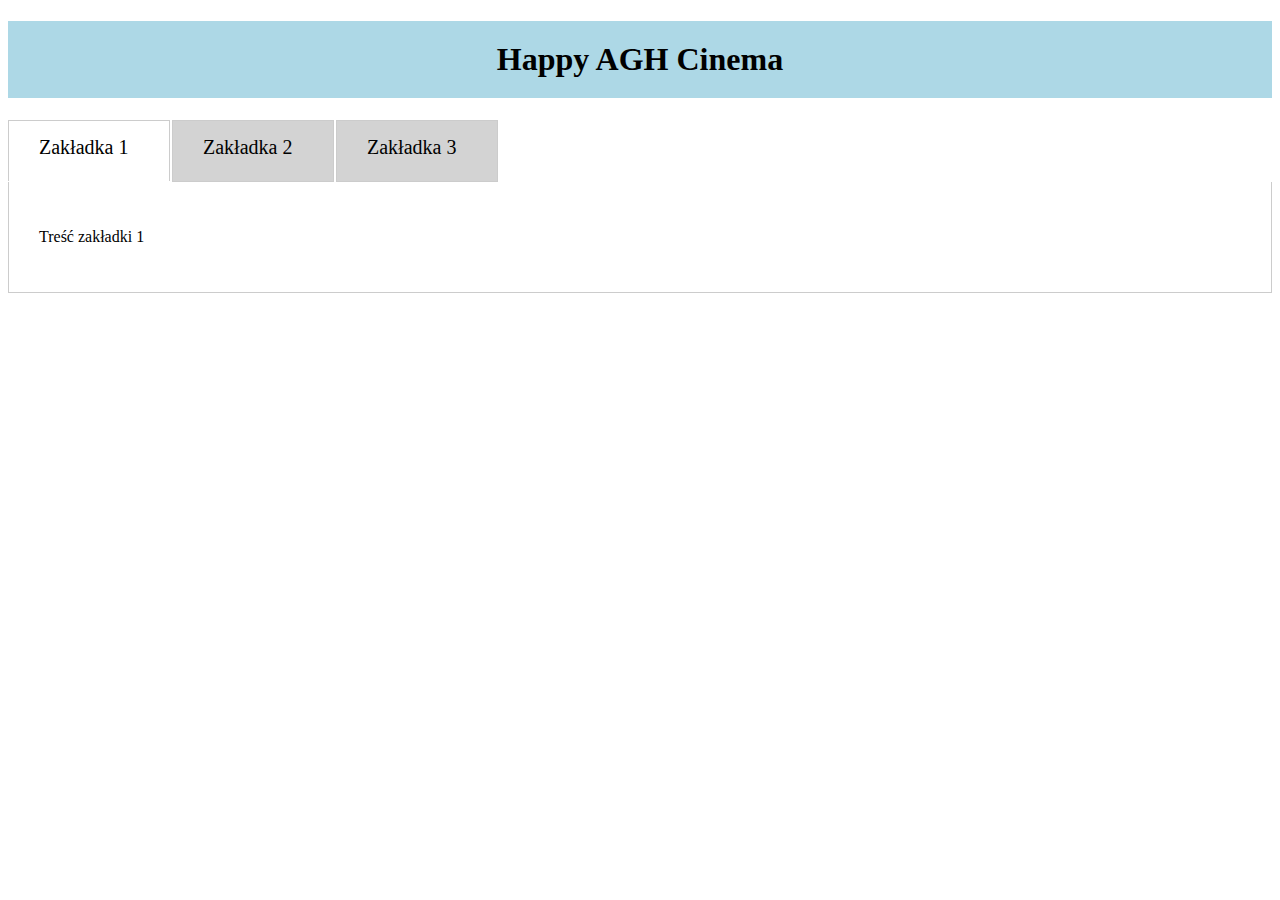
<file: frontend/admin.html>
<!DOCTYPE html>
<html lang="pl">
<head>
  <meta charset="UTF-8">
  <title>Cinema</title>
  <style>
    .tabs {
      display: flex;
      cursor: pointer;
    }

    .tab {
      font-size: 20px;
      padding: 15px 30px;
      width: 100px;
      height: 30px;
      background: lightgray;
      border: 1px solid #ccc;
      margin-right: 2px;
    }

    .tab-content {
      display: none;
      padding: 30px;
      border: 1px solid #ccc;
      border-top: none;
    }

    .active-tab {
      background: white;
      border-bottom: none;
    }

    .active-content {
      display: block;
    }
  </style>
</head>
<body>
  <h1 style="text-align: center; padding: 20px; background-color: lightblue;">Happy AGH Cinema</h1>

<div class="tabs">
  <div class="tab active-tab" onclick="openTab(event, 'tab1')">Zakładka 1</div>
  <div class="tab" onclick="openTab(event, 'tab2')">Zakładka 2</div>
  <div class="tab" onclick="openTab(event, 'tab3')">Zakładka 3</div>
</div>

<div id="tab1" class="tab-content active-content">
  <p>Treść zakładki 1</p>
</div>
<div id="tab2" class="tab-content">
  <p>Treść zakładki 2</p>
</div>
<div id="tab3" class="tab-content">
  <p>Treść zakładki 3</p>
</div>

<script>
  function openTab(evt, tabId) {
    const tabs = document.querySelectorAll('.tab');
    const contents = document.querySelectorAll('.tab-content');

    tabs.forEach(tab => tab.classList.remove('active-tab'));
    contents.forEach(content => content.classList.remove('active-content'));

    evt.currentTarget.classList.add('active-tab');
    document.getElementById(tabId).classList.add('active-content');
  }
</script>

</body>
</html>
</file>
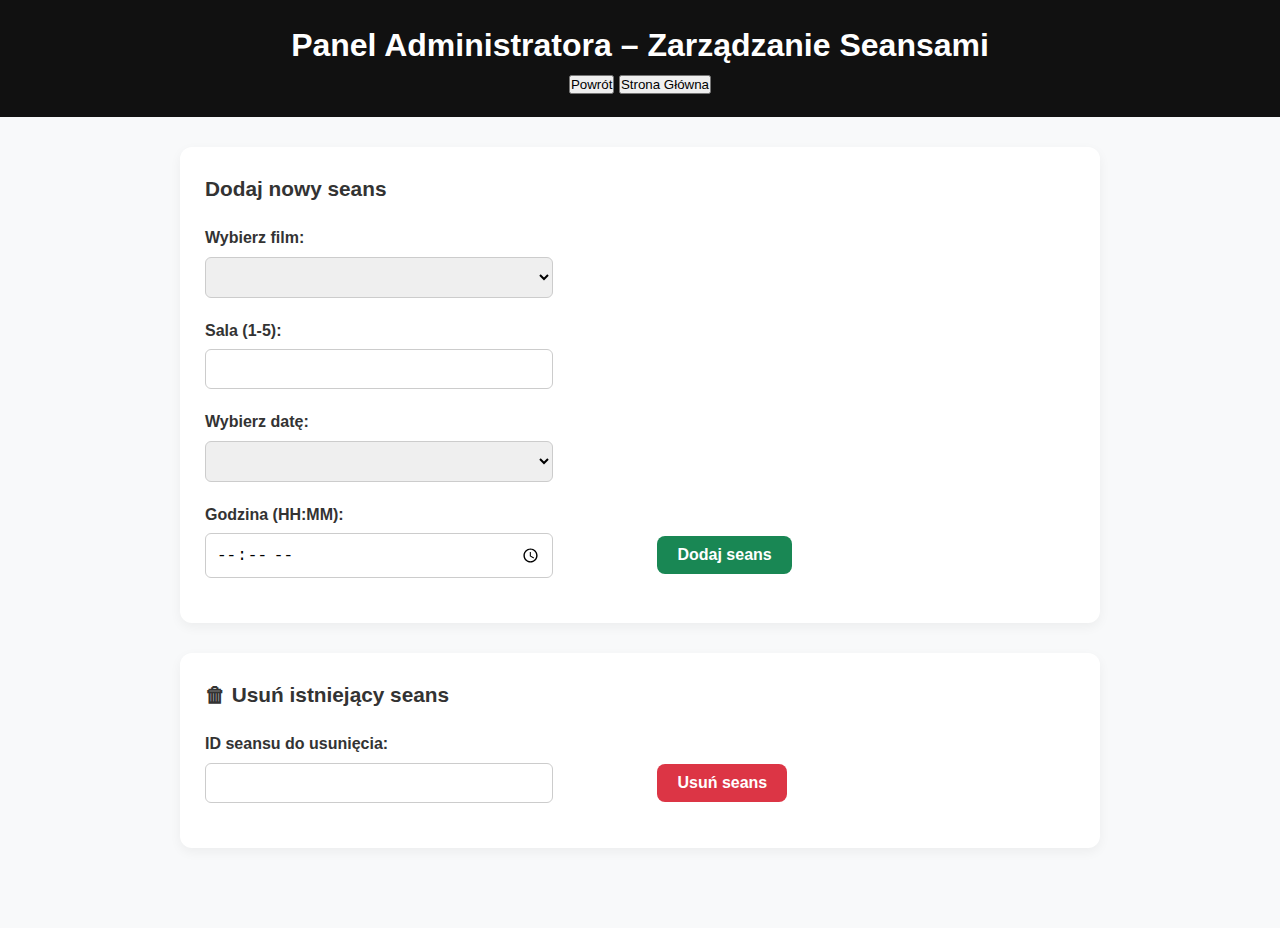
<file: frontend/admin_page.html>
<!DOCTYPE html>
<html lang="pl">
<head>
    <meta charset="UTF-8">
    <title>Panel Administratora</title>
    <meta name="viewport" content="width=device-width, initial-scale=1.0" />
    <link rel="stylesheet" href="stylesheet.css" />
    <link rel="stylesheet" href="admin_page.css" />
    <script defer src="admin_page.js"></script>
    <script defer src="main.js"></script>
</head>
<body>
    <header>
        <div class="navbar">
            <h1>Panel Administratora – Zarządzanie Seansami</h1>
            <span id="userDisplay"></span>
        </div>
        <button id="backButton" class="panel-btn">Powrót</button>
        <button id="homeButton" class="panel-btn">Strona Główna</button>
    </header>

    <main>
    <section class="panel-card">
        <h2>Dodaj nowy seans</h2>
        <form id="add-showing-form">
            <label for="movie-select">Wybierz film:</label>
            <select id="movie-select" required></select>

            <label for="hall-input">Sala (1-5):</label>
            <input type="number" id="hall-input" min="1" max="5" required />

            <label for="date-select">Wybierz datę:</label>
            <select id="date-select" required></select>

            <label for="hour-input">Godzina (HH:MM):</label>
            <input type="time" id="hour-input" required />

            <button type="submit" class="btn btn-primary">Dodaj seans</button>
        </form>
    </section>

    <section class="panel-card">
        <h2>🗑 Usuń istniejący seans</h2>
        <form id="delete-showing-form">
            <label for="delete-id-input">ID seansu do usunięcia:</label>
            <input type="number" id="delete-id-input" required />
            <button type="submit" class="btn btn-danger">Usuń seans</button>
        </form>
    </section>
  </main>
</body>
</html>
</file>
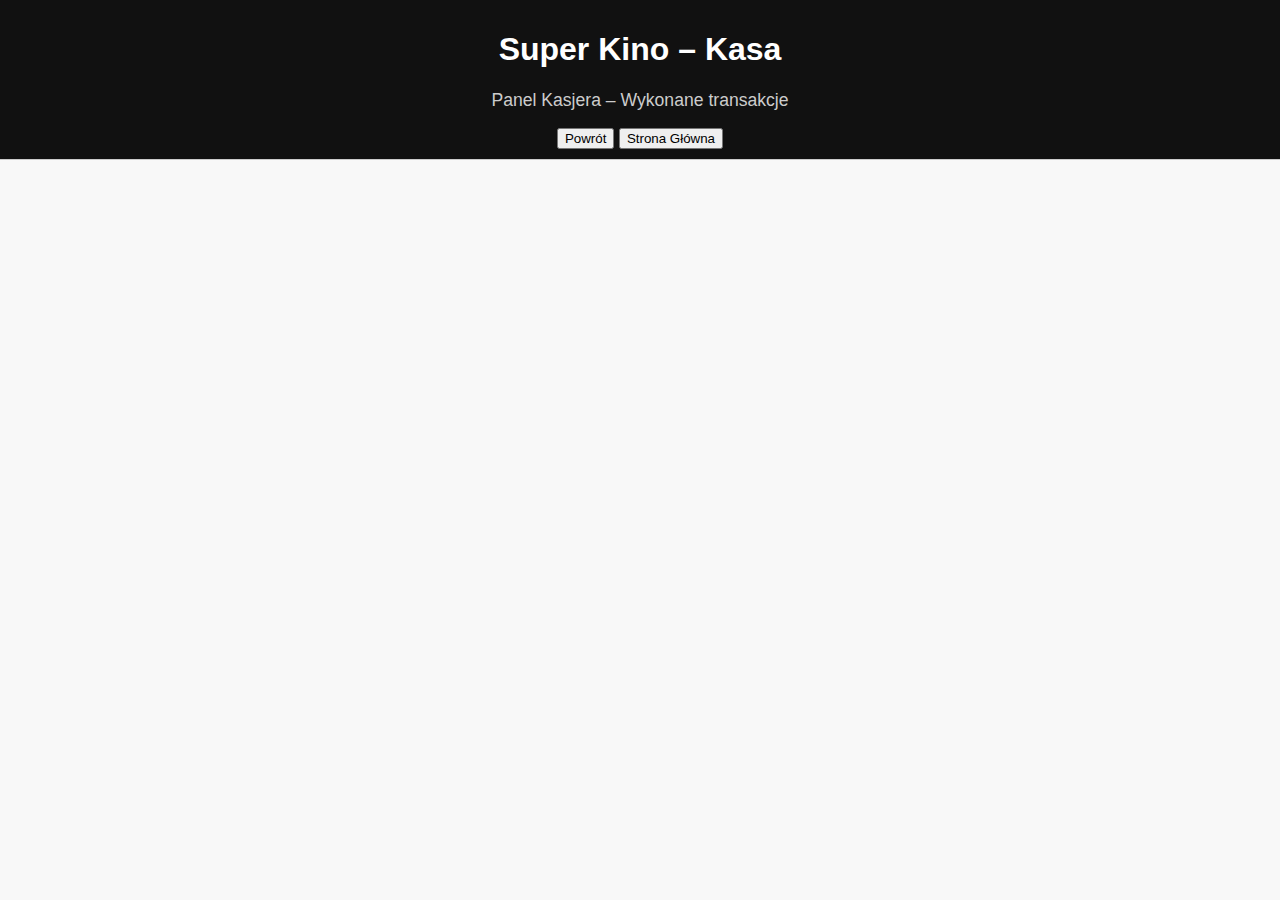
<file: frontend/cashier.html>
<!DOCTYPE html>
<html lang="pl">
<head>
    <meta charset="UTF-8" />
    <meta name="viewport" content="width=device-width, initial-scale=1.0"/>
    <title>Kasa – Super Kino</title>
    <link rel="stylesheet" href="stylesheet.css"/>
    <script defer src="cashier.js"></script>
    <script defer src="main.js"></script>
    <style>
    header {
      position: sticky;
      top: 0;
      z-index: 1000;
      border-bottom: 1px solid #ccc;
      padding: 10px 0;
    }
    </style>
</head>
<body>
    <header>
        <div class="navbar">
            <h1>Super Kino – Kasa</h1>
            <span id="userDisplay"></span>
        </div>
        <p class="date">Panel Kasjera – Wykonane transakcje</p>
        <button id="backButton" class="panel-btn">Powrót</button>
        <button id="homeButton" class="panel-btn">Strona Główna</button>
    </header>

    <main>
        <div id="transactions-container"></div>
        <div style="margin-top: 20px;">
        </div>
    </main>
</body>
</html>
</file>
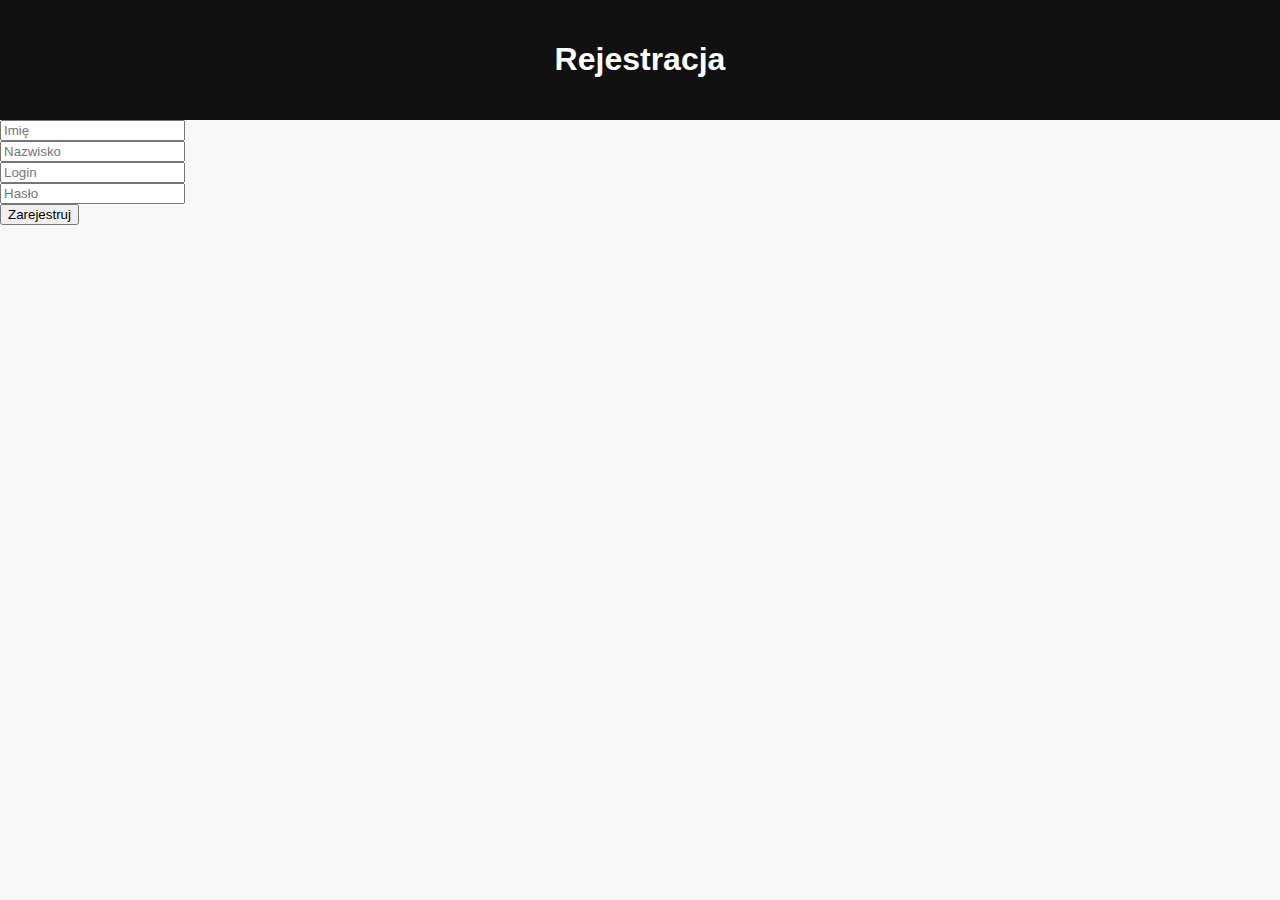
<file: frontend/register.html>
<!DOCTYPE html>
<html lang="pl">
<head>
  <meta charset="UTF-8" />
  <meta name="viewport" content="width=device-width, initial-scale=1.0"/>
  <title>Rejestracja</title>
  <link rel="stylesheet" href="stylesheet.css" />
  <script defer src="register.js"></script>
</head>
<body>
  <header><h1>Rejestracja</h1></header>
  <main>
    <div class="confirmation_window">
      <form id="registerForm">
        <input type="text" placeholder="Imię" id="first_name" required /><br/>
        <input type="text" placeholder="Nazwisko" id="last_name" required /><br/>
        <input type="text" placeholder="Login" id="login" required /><br/>
        <input type="password" placeholder="Hasło" id="password" required /><br/>
        <button type="submit">Zarejestruj</button>
      </form>
    </div>
  </main>
</body>
</html>
</file>
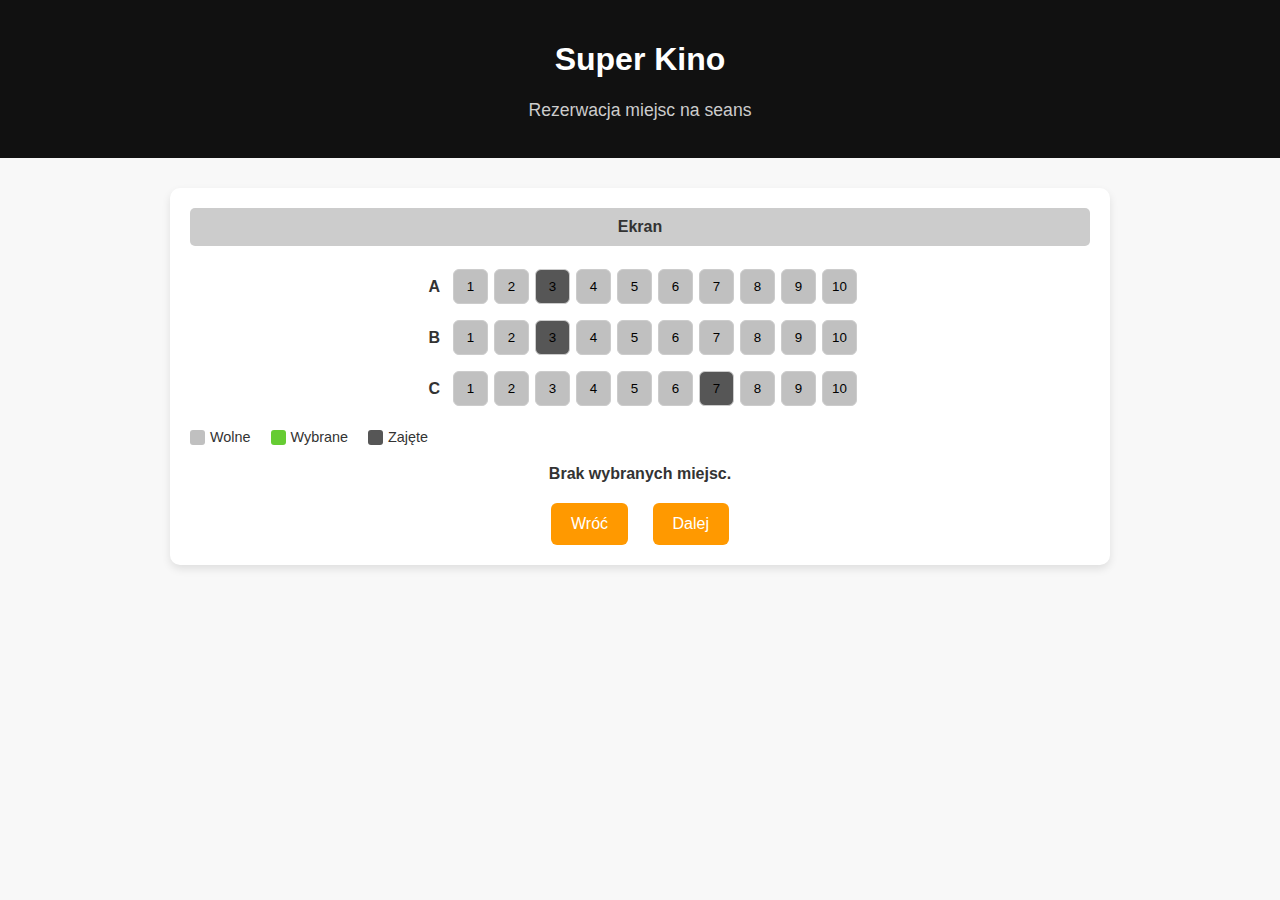
<file: frontend/reservation.html>
<!DOCTYPE html>
<html lang="en">
<head>
    <meta charset="UTF-8">
    <meta name="viewport" content="width=device-width, initial-scale=1.0">
    <title>Reservation</title>
    <link rel="stylesheet" href="stylesheet.css">
    <script src="main.js"></script>
    <script>
        document.addEventListener("DOMContentLoaded", () => {
            const params = new URLSearchParams(window.location.search);
            const film = params.get("film");
            const time = params.get("time");
            const date = params.get("date") || "Nieznana data";
            const headerDate = document.querySelector(".date");

            if (film && headerDate) {
                headerDate.textContent = `Rezerwacja miejsc na seans: ${film} | ${date}, godz. ${time}`;
            }

            const seats = document.querySelectorAll(".seat:not(.occupied)");

            seats.forEach(seat => {
                seat.addEventListener("click", () => {
                seat.classList.toggle("selected");
                updateSelectionInfo();
                });
            });

            function updateSelectionInfo() {
                const selectedSeats = document.querySelectorAll(".seat.selected");
                const seatIds = Array.from(selectedSeats).map(seat => seat.id);
                document.querySelector("#selected-seats").textContent = seatIds.length > 0 
                ? `Wybrane miejsca: ${seatIds.join(", ")}`
                : "Brak wybranych miejsc.";
            }
    });
      </script>
</head>
<body>
    <header>
      <h1>Super Kino</h1>
      <p class="date">Rezerwacja miejsc na seans</p>
    </header>
  
    <main class="seating-layout">
      <div class="screen">Ekran</div>
      <div class="seats">
        <!-- Rzędy A - B, po 10 miejsc w każdym -->
        <div class="row" id="row-A">
          <span class="row-label">A</span>
          <button class="seat" id="A1">1</button>
          <button class="seat" id="A2">2</button>
          <button class="seat occupied" id="A3">3</button>
          <button class="seat" id="A4">4</button>
          <button class="seat" id="A5">5</button>
          <button class="seat" id="A6">6</button>
          <button class="seat" id="A7">7</button>
          <button class="seat" id="A8">8</button>
          <button class="seat" id="A9">9</button>
          <button class="seat" id="A10">10</button>
        </div>
        <div class="row" id="row-B">
          <span class="row-label">B</span>
          <button class="seat" id="B1">1</button>
          <button class="seat" id="B2">2</button>
          <button class="seat occupied" id="B3">3</button>
          <button class="seat" id="B4">4</button>
          <button class="seat" id="B5">5</button>
          <button class="seat" id="B6">6</button>
          <button class="seat" id="B7">7</button>
          <button class="seat" id="B8">8</button>
          <button class="seat" id="B9">9</button>
          <button class="seat" id="B10">10</button>
        </div>
        <div class="row" id="row-C">
            <span class="row-label">C</span>
            <button class="seat" id="C1">1</button>
            <button class="seat" id="C2">2</button>
            <button class="seat" id="C3">3</button>
            <button class="seat" id="C4">4</button>
            <button class="seat" id="C5">5</button>
            <button class="seat" id="C6">6</button>
            <button class="seat occupied" id="C7">7</button>
            <button class="seat" id="C8">8</button>
            <button class="seat" id="C9">9</button>
            <button class="seat" id="C10">10</button>
          </div>
      </div>

      <div class="legend">
        <div class="legend-item"><div class="legend-color available"></div> Wolne</div>
        <div class="legend-item"><div class="legend-color selected"></div> Wybrane</div>
        <div class="legend-item"><div class="legend-color occupied"></div> Zajęte</div>
      </div>

      <div id="selected-seats" style="margin-top: 20px; font-weight: bold;">Brak wybranych miejsc.</div>
      
      <div class="navigation-buttons">
        <button class="nav-button" onclick="window.location.href='home.html'">Wróć</button>
        <button class="nav-button" id="dalejBtn" onclick="alert('Przechodzimy dalej...')">Dalej</button>
      </div>
    </main>
  </body>
</html>
</file>
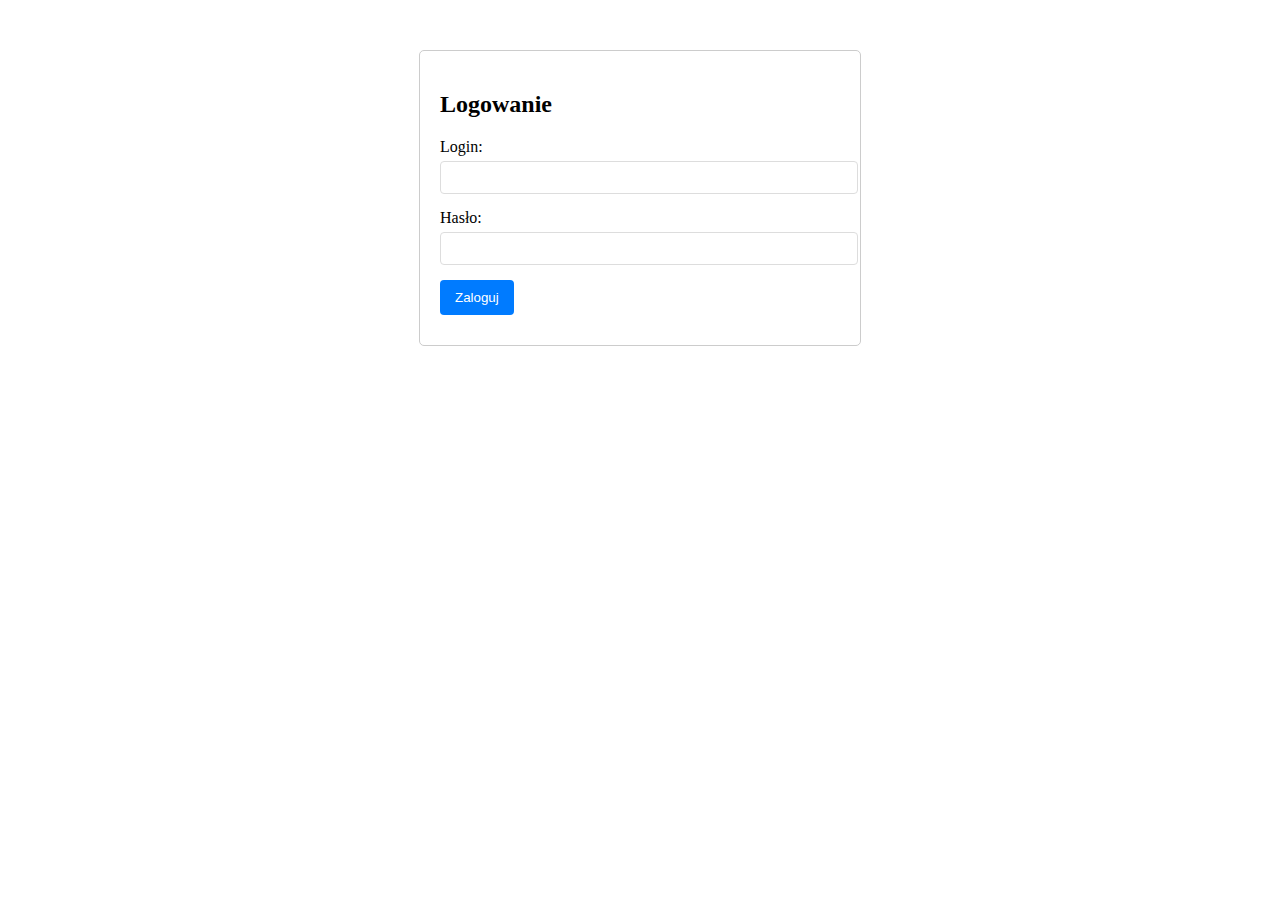
<file: frontend/test.html>
<!DOCTYPE html>
<html lang="pl">
<head>
    <meta charset="UTF-8">
    <meta name="viewport" content="width=device-width, initial-scale=1.0">
    <title>System logowania</title>
    <style>
        .container {
            max-width: 400px;
            margin: 50px auto;
            padding: 20px;
            border: 1px solid #ccc;
            border-radius: 5px;
        }
        .form-group {
            margin-bottom: 15px;
        }
        label {
            display: block;
            margin-bottom: 5px;
        }
        input {
            width: 100%;
            padding: 8px;
            border: 1px solid #ddd;
            border-radius: 4px;
        }
        button {
            background-color: #007bff;
            color: white;
            padding: 10px 15px;
            border: none;
            border-radius: 4px;
            cursor: pointer;
        }
        button:hover {
            background-color: #0056b3;
        }
        .error {
            color: red;
            margin-top: 10px;
        }
    </style>
</head>
<body>
    <div class="container">
        <h2>Logowanie</h2>
        <form id="loginForm">
            <div class="form-group">
                <label for="username">Login:</label>
                <input type="text" id="username" name="username" required>
            </div>
            <div class="form-group">
                <label for="password">Hasło:</label>
                <input type="password" id="password" name="password" required>
            </div>
            <button type="submit">Zaloguj</button>
        </form>
        <div id="error" class="error"></div>
    </div>

    <script>
        document.getElementById('loginForm').addEventListener('submit', async (e) => {
            e.preventDefault();

            const username = document.getElementById('username').value;
            const password = document.getElementById('password').value;
            const errorDiv = document.getElementById('error');

            try {
                const response = await fetch('http://localhost:8000/auth/token', {
                    method: 'POST',
                    headers: {
                        'Content-Type': 'application/x-www-form-urlencoded',
                    },
                    body: new URLSearchParams({
                        username: username,
                        password: password
                    })
                });


                const data = await response.json();

                if (response.ok) {
                    // Zapisz token w localStorage
                    localStorage.setItem('access_token', data.access_token);
                    errorDiv.textContent = 'Zalogowano pomyślnie!';
                    errorDiv.style.color = 'green';
                    // Przekierowanie po udanym logowaniu
                    // window.location.href = '/dashboard.html';
                } else {
                    errorDiv.textContent = data.detail || 'Błąd logowania';
                }
            } catch (error) {
                errorDiv.textContent = 'Wystąpił błąd podczas logowania';
                console.error('Błąd:', error);
            }
        });
    </script>
</body>
</html>
</file>
<file: frontend/stylesheet.css>
body {
    font-family: Arial, sans-serif;
    margin: 0;
    padding: 0;
    background: #f8f8f8;
    color: #333;
  }
  
  header {
    background: #111;
    color: white;
    padding: 20px;
    text-align: center;
  }
  
  header .date {
    font-size: 1.1em;
    color: #ccc;
  }
  
  /* Repertuar */
  .films {
    display: flex;
    flex-direction: column;
    gap: 20px;
    padding: 20px;
    max-width: 900px;
    margin: auto;
  }
  
  .film {
    display: flex;
    gap: 20px;
    background: white;
    padding: 15px;
    border-radius: 10px;
    box-shadow: 0 4px 8px rgba(0,0,0,0.1);
    align-items: center;
  }
  
  .film img {
    width: 150px;
    height: 220px;
    object-fit: cover;
    border-radius: 8px;
  }
  
  .info {
    flex-grow: 1;
  }
  
  .info h2 {
    margin-top: 0;
    font-size: 1.4em;
  }
  
  .showtimes {
    margin-top: 10px;
  }
  
  .showtimes button {
    background: #f90;
    border: none;
    color: white;
    padding: 10px 15px;
    margin: 5px 5px 0 0;
    border-radius: 6px;
    cursor: pointer;
    font-size: 1em;
    transition: background 0.3s;
  }
  
  .showtimes button:hover {
    background: #d87c00;
  }
  
  /* Rezerwacja miejsc */
  .seating-layout {
    max-width: 900px;
    margin: 30px auto;
    padding: 20px;
    background: white;
    border-radius: 10px;
    box-shadow: 0 4px 8px rgba(0,0,0,0.1);
    text-align: center;
  }
  
  .screen {
    background: #ccc;
    color: #333;
    padding: 10px;
    margin-bottom: 20px;
    font-weight: bold;
    border-radius: 5px;
  }
  
  .seats {
    display: flex;
    flex-direction: column;
    align-items: center;
    gap: 10px;
    margin-bottom: 20px;
  }
  
  .row {
    display: flex;
    align-items: center;
  }
  
  .row-label {
    width: 20px;
    text-align: right;
    margin-right: 10px;
    font-weight: bold;
  }
  
  .seat {
    width: 35px;
    height: 35px;
    margin: 3px;
    border-radius: 6px;
    border: 1px solid #ccc;
    background-color: #c0c0c0;
    cursor: pointer;
    transition: background-color 0.3s;
  }
  
  .seat:hover {
    background-color: #c0c0c0;
  }
  
  .seat.selected {
    background-color: #6c3;
    border-color: #4a2;
  }
  
  .seat.occupied {
    background-color: #565656;
    cursor: not-allowed;
    pointer-events: none;
  }
  
  .navigation-buttons {
    margin-top: 20px;
  }
  
  .nav-button {
    background: #f90;
    border: none;
    color: white;
    padding: 12px 20px;
    margin: 0 10px;
    border-radius: 6px;
    font-size: 1em;
    cursor: pointer;
    transition: background 0.3s;
  }
  
  .nav-button:hover {
    background: #d87c00;
  }

  .day-buttons {
    display: flex;
    gap: 10px;
    margin: 10px 0;
  }
  .day-button {
    padding: 8px 12px;
    border: none;
    background-color: #eee;
    cursor: pointer;
    font-weight: bold;
    border-radius: 5px;
  }
  .day-button.active {
    background-color: #ff6600;
    color: white;
  }

  .legend {
    display: flex;
    gap: 20px;
    margin-bottom: 20px;
    font-size: 0.9rem;
  }
  .legend-item {
    display: flex;
    align-items: center;
    gap: 5px;
  }
  .legend-color {
    width: 15px;
    height: 15px;
    border-radius: 3px;
  }
  .available { background-color: #c0c0c0; }
  .selected { background-color: #6c3; }
  .occupied { background-color: #565656; }
</file>
<file: frontend/admin_page.css>
* {
  margin: 0;
  padding: 0;
  box-sizing: border-box;
}
body {
  font-family: 'Segoe UI', sans-serif;
  background-color: #f8f9fa;
  color: #333;
  line-height: 1.6;
  padding-bottom: 50px;
}

/* Sticky Header */
.sticky-header {
  position: sticky;
  top: 0;
  background-color: #212529;
  color: #fff;
  padding: 20px;
  z-index: 1000;
  box-shadow: 0 2px 8px rgba(0,0,0,0.2);
}
.header-container {
  max-width: 960px;
  margin: auto;
}
.header-container h1 {
  font-size: 1.8rem;
  margin-bottom: 5px;
}
.header-container p {
  font-size: 1rem;
  color: #adb5bd;
}

/* Panel formularzy */
main {
  max-width: 960px;
  margin: 30px auto;
  padding: 0 20px;
}

.panel-card {
  background: #ffffff;
  border-radius: 12px;
  padding: 25px;
  box-shadow: 0 4px 12px rgba(0, 0, 0, 0.05);
  margin-bottom: 30px;
}

.panel-card h2 {
  margin-bottom: 20px;
  font-size: 1.3rem;
  color: #333;
}

/* Formularze */
form label {
  display: block;
  margin-bottom: 6px;
  font-weight: 600;
}

form input,
form select {
  width: 40%;
  padding: 10px;
  margin-bottom: 20px;
  border-radius: 6px;
  border: 1px solid #ccc;
  font-size: 1rem;
}

/* Przyciski */
.btn {
  padding: 10px 20px;
  border-radius: 8px;
  margin-left: 100px;
  font-weight: bold;
  border: none;
  cursor: pointer;
  font-size: 1rem;
  transition: background 0.3s ease;
}

.btn-primary {
  background-color: #198754;
  color: white;
}

.btn-primary:hover {
  background-color: #157347;
}

.btn-danger {
  background-color: #dc3545;
  color: white;
}

.btn-danger:hover {
  background-color: #b02a37;
}
</file>
